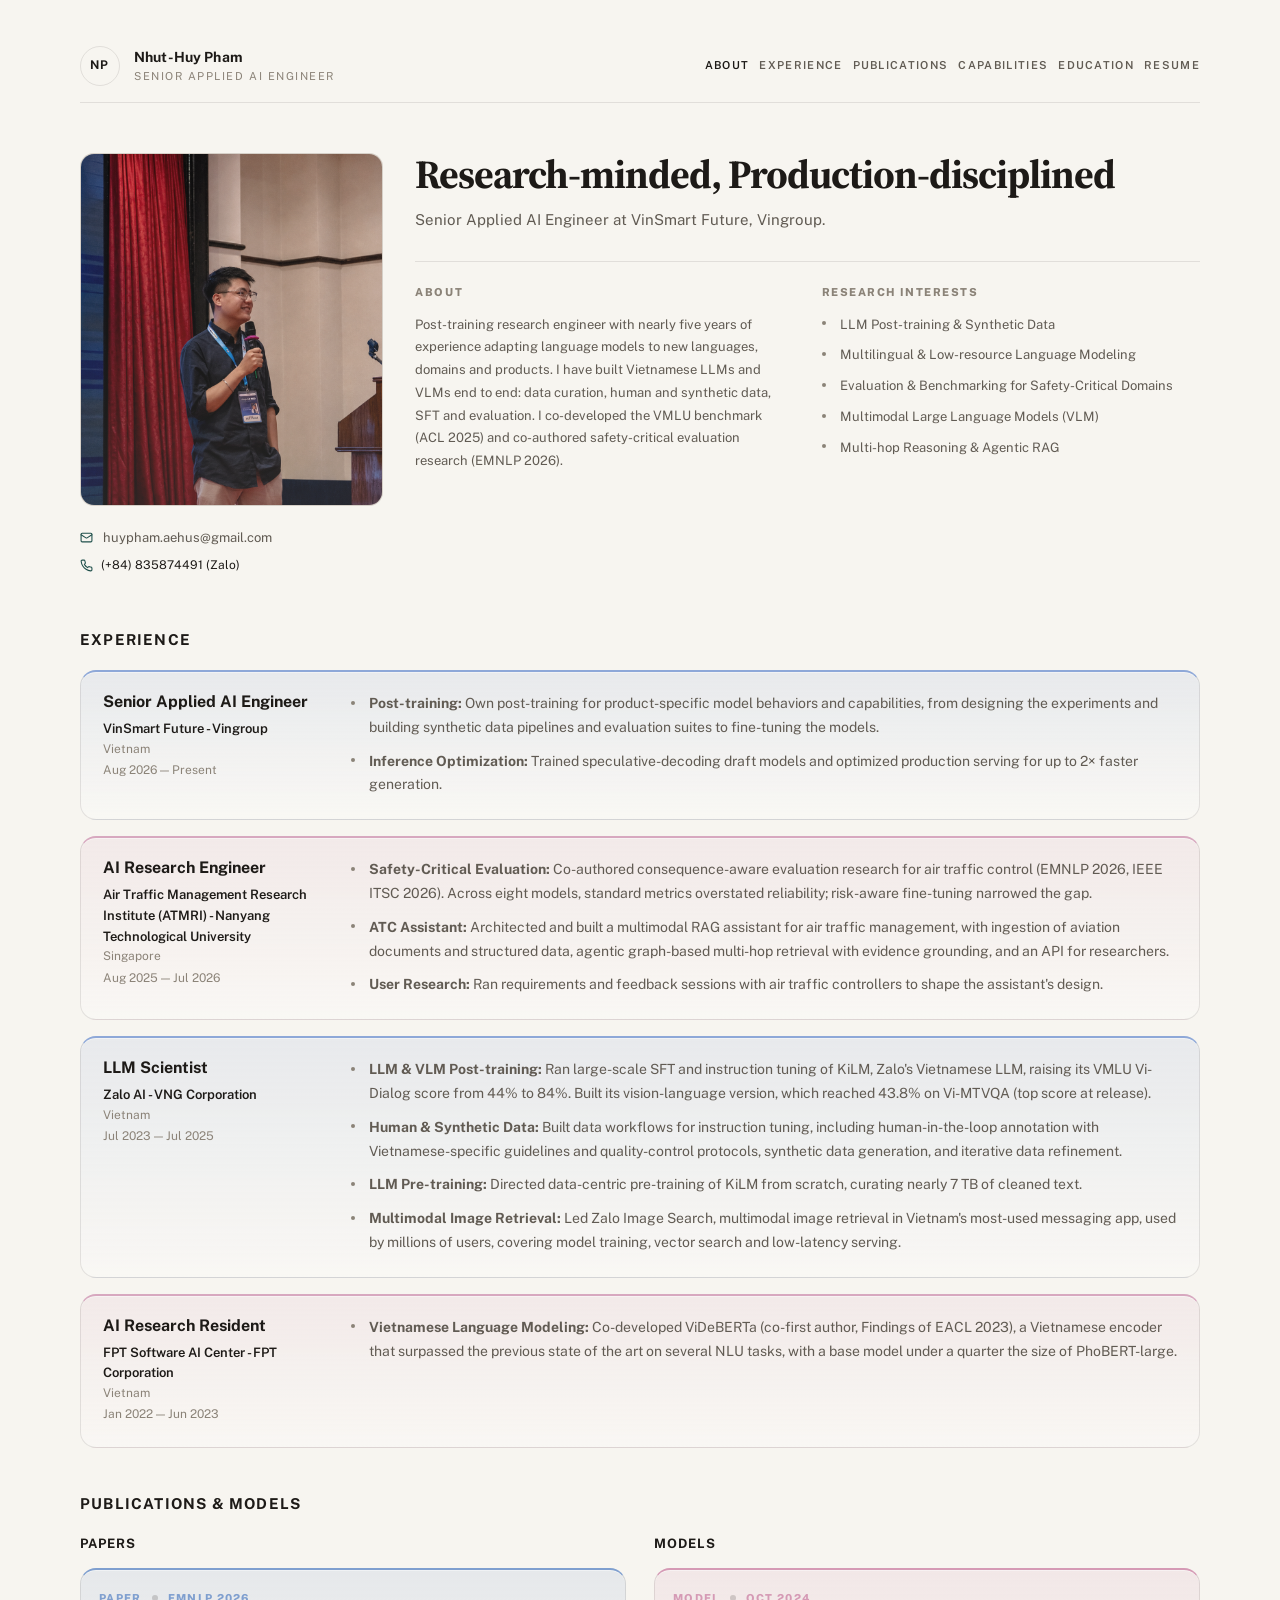
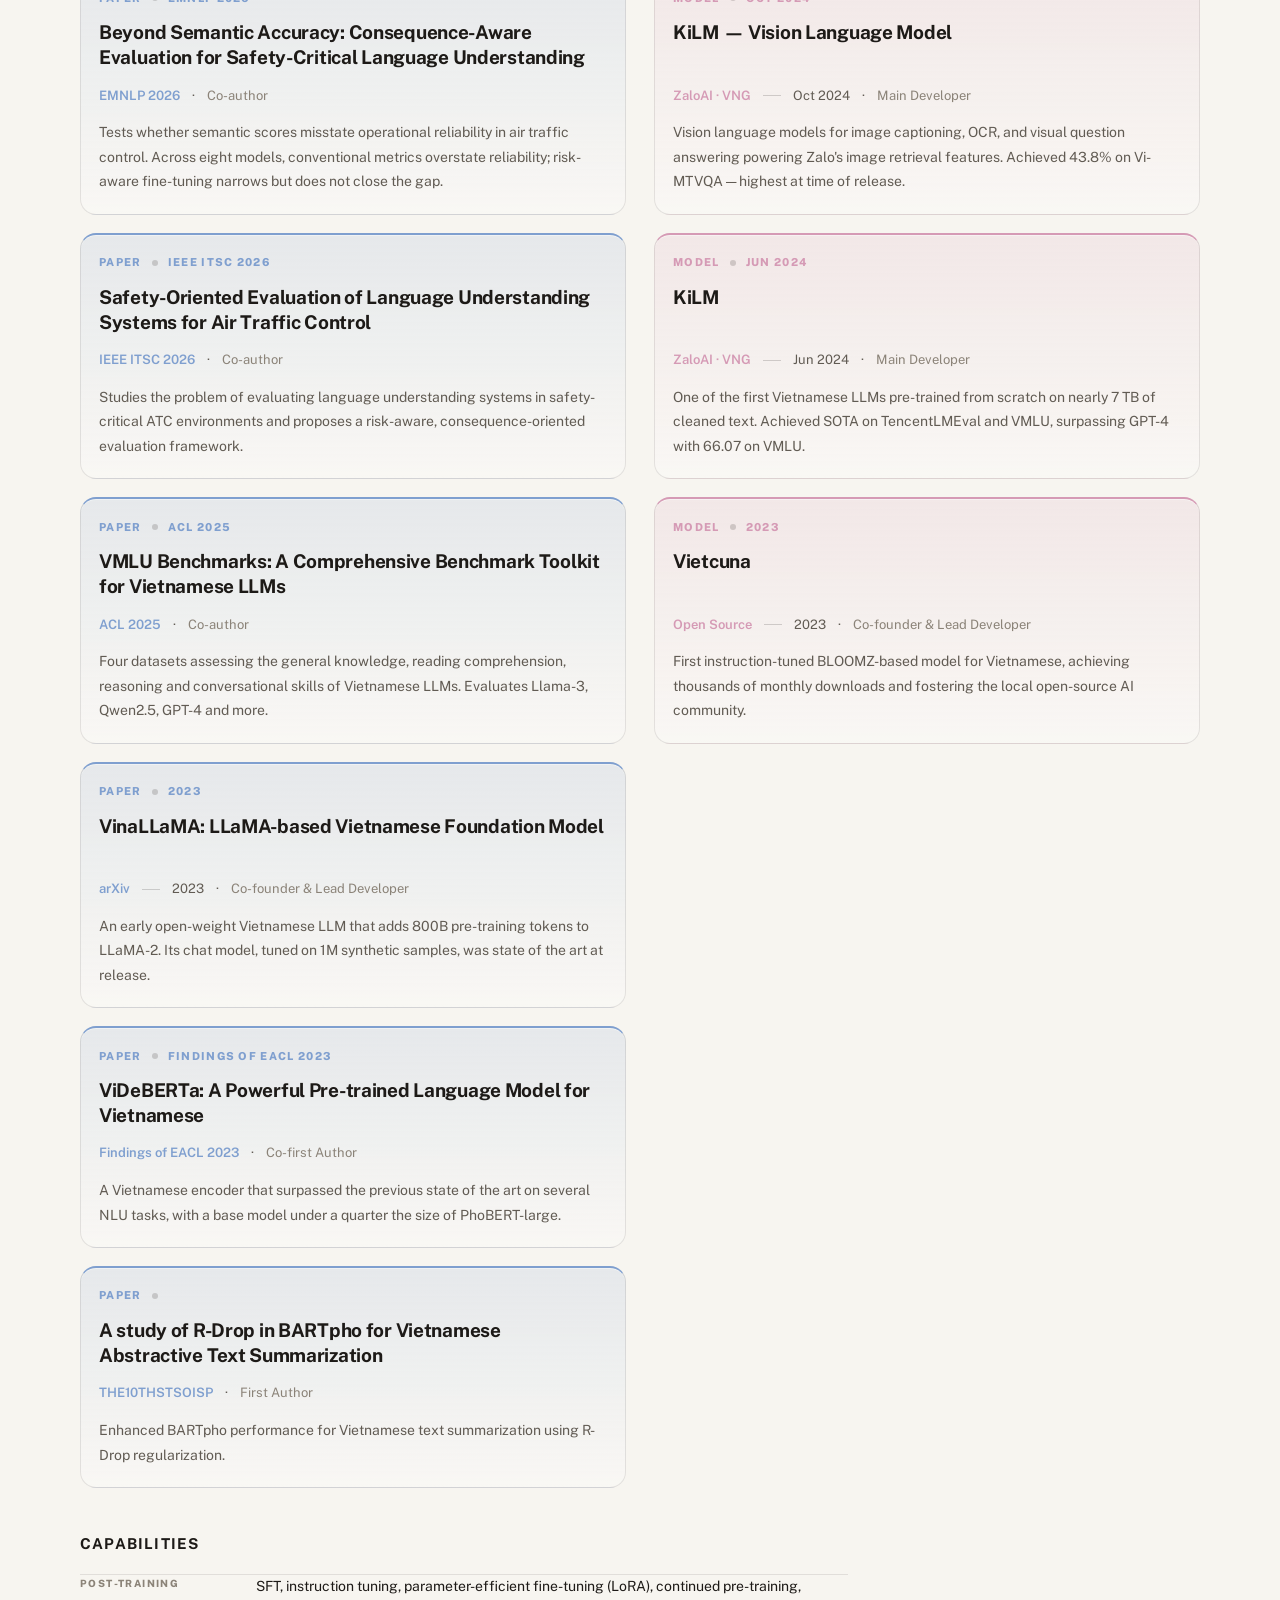
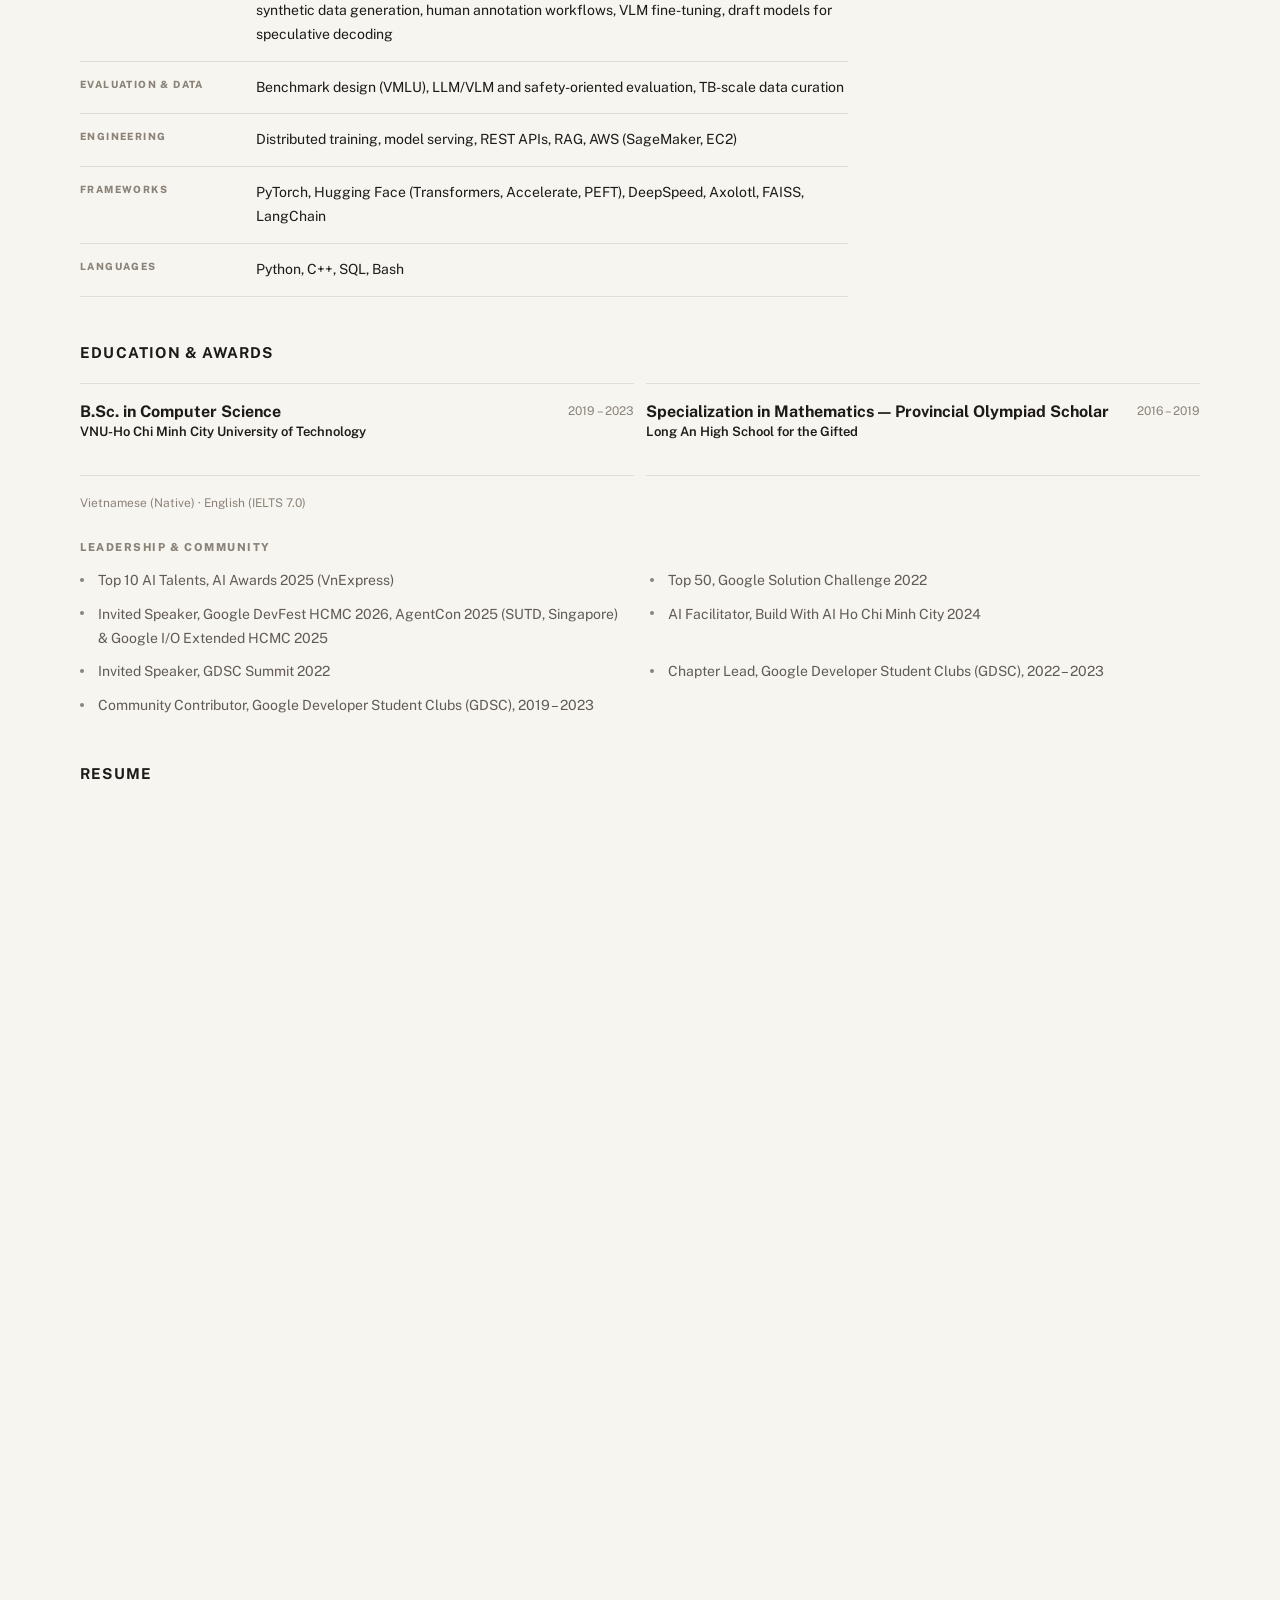
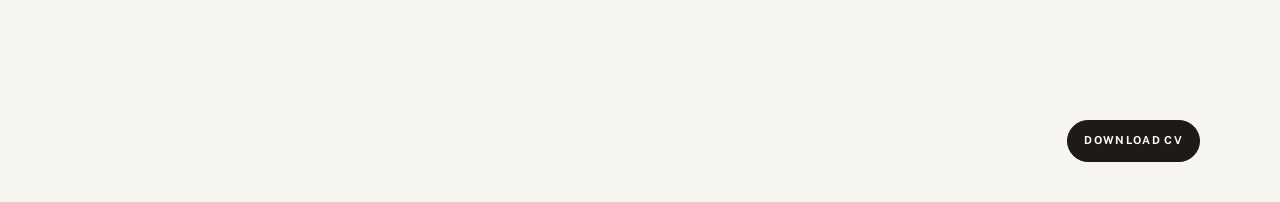
<file: index.html>
<!DOCTYPE html>
<html lang="en">
<head>
  <meta charset="UTF-8" />
  <meta name="viewport" content="width=device-width, initial-scale=1.0" />
  <title>Nhut-Huy Pham</title>
  <link rel="preconnect" href="https://fonts.googleapis.com" />
  <link rel="preconnect" href="https://fonts.gstatic.com" crossorigin />
  <link href="https://fonts.googleapis.com/css2?family=Public+Sans:wght@400;500;600;700;800&family=Source+Serif+4:opsz,wght@8..60,600;8..60,700&display=swap" rel="stylesheet" />
  <link rel="stylesheet" href="style.css" />
</head>
<body>
<div class="page-shell">
  <header class="topbar">
    <a href="#" class="brand-mark">
      <span class="brand-monogram">NP</span>
      <span class="brand-text">
        <span class="brand-name">Nhut-Huy Pham</span>
        <span class="brand-role">Senior Applied AI Engineer</span>
      </span>
    </a>

    <nav class="topnav">
      <a href="#about">About</a>
      <a href="#experience">Experience</a>
      <a href="#publications">Publications</a>
      <a href="#capabilities">Capabilities</a>
      <a href="#education">Education</a>
      <a href="#resume">Resume</a>
    </nav>
  </header>

  <main class="layout">
    <section id="about" class="hero-panel">
      <figure class="hero-portrait hero-portrait-left">
        <div class="hero-portrait-frame">
          <img src="images/avatar.png" alt="Nhut-Huy Pham speaking at an event" />
        </div>
        <div class="contact-list">
          <a href="mailto:huypham.aehus@gmail.com" class="contact-item"><span class="contact-icon"><svg width="13" height="13" viewBox="0 0 24 24" fill="none" stroke="currentColor" stroke-width="2" stroke-linecap="round" stroke-linejoin="round"><rect x="2" y="4" width="20" height="16" rx="2"/><path d="m22 7-8.97 5.7a1.94 1.94 0 0 1-2.06 0L2 7"/></svg></span><span>huypham.aehus@gmail.com</span></a>
<span class="contact-item"><span class="contact-icon"><svg width="13" height="13" viewBox="0 0 24 24" fill="none" stroke="currentColor" stroke-width="2" stroke-linecap="round" stroke-linejoin="round"><path d="M22 16.92v3a2 2 0 0 1-2.18 2 19.79 19.79 0 0 1-8.63-3.07 19.5 19.5 0 0 1-6-6A19.79 19.79 0 0 1 2.12 4.18 2 2 0 0 1 4.11 2h3a2 2 0 0 1 2 1.72c.127.96.361 1.903.7 2.81a2 2 0 0 1-.45 2.11L8.09 9.91a16 16 0 0 0 6 6l1.27-1.27a2 2 0 0 1 2.11-.45c.907.339 1.85.573 2.81.7A2 2 0 0 1 22 16.92z"/></svg></span><span>(+84) 835874491 (Zalo)</span></span>
        </div>
      </figure>

      <div class="hero-main">
        <div class="hero-copy">
          <h1>Research-minded, Production-disciplined</h1>
          <p class="hero-desc">Senior Applied AI Engineer at VinSmart Future, Vingroup.</p>
        </div>

        <div class="hero-details">
          <div class="hero-about prose-block">
            <div class="panel-label">About</div>
            <p>Post-training research engineer with nearly five years of experience adapting language models to new languages, domains and products. I have built Vietnamese LLMs and VLMs end to end: data curation, human and synthetic data, SFT and evaluation. I co-developed the VMLU benchmark (ACL 2025) and co-authored safety-critical evaluation research (EMNLP 2026).</p>
          </div>

          <div class="hero-research prose-block">
            <div class="panel-label">Research Interests</div>
            <ul class="interests-list"><li>LLM Post-training & Synthetic Data</li><li>Multilingual & Low-resource Language Modeling</li><li>Evaluation & Benchmarking for Safety-Critical Domains</li><li>Multimodal Large Language Models (VLM)</li><li>Multi-hop Reasoning & Agentic RAG</li></ul>
          </div>
        </div>
      </div>
    </section>

    <section id="experience">
      <div class="section-heading">
        <div class="section-tag">Experience</div>
      </div>
      <div class="exp-list">
                <article class="exp-item">
          <div class="exp-head">
            <div>
              <div class="exp-role-line">
                <div class="exp-role">Senior Applied AI Engineer</div>
              </div>
              <div class="exp-org">VinSmart Future - Vingroup</div><div class="exp-location">Vietnam</div>
              <div class="exp-meta">Aug 2026 — Present</div>
            </div>
          </div>
          <ul class="exp-bullets"><li><strong>Post-training:</strong> Own post-training for product-specific model behaviors and capabilities, from designing the experiments and building synthetic data pipelines and evaluation suites to fine-tuning the models.</li><li><strong>Inference Optimization:</strong> Trained speculative-decoding draft models and optimized production serving for up to 2× faster generation.</li></ul>
        </article>
        <article class="exp-item">
          <div class="exp-head">
            <div>
              <div class="exp-role-line">
                <div class="exp-role">AI Research Engineer</div>
              </div>
              <div class="exp-org">Air Traffic Management Research Institute (ATMRI) - Nanyang Technological University</div><div class="exp-location">Singapore</div>
              <div class="exp-meta">Aug 2025 — Jul 2026</div>
            </div>
          </div>
          <ul class="exp-bullets"><li><strong>Safety-Critical Evaluation:</strong> Co-authored consequence-aware evaluation research for air traffic control (EMNLP 2026, IEEE ITSC 2026). Across eight models, standard metrics overstated reliability; risk-aware fine-tuning narrowed the gap.</li><li><strong>ATC Assistant:</strong> Architected and built a multimodal RAG assistant for air traffic management, with ingestion of aviation documents and structured data, agentic graph-based multi-hop retrieval with evidence grounding, and an API for researchers.</li><li><strong>User Research:</strong> Ran requirements and feedback sessions with air traffic controllers to shape the assistant's design.</li></ul>
        </article>
        <article class="exp-item">
          <div class="exp-head">
            <div>
              <div class="exp-role-line">
                <div class="exp-role">LLM Scientist</div>
              </div>
              <div class="exp-org">Zalo AI - VNG Corporation</div><div class="exp-location">Vietnam</div>
              <div class="exp-meta">Jul 2023 — Jul 2025</div>
            </div>
          </div>
          <ul class="exp-bullets"><li><strong>LLM & VLM Post-training:</strong> Ran large-scale SFT and instruction tuning of KiLM, Zalo's Vietnamese LLM, raising its VMLU Vi-Dialog score from 44% to 84%. Built its vision-language version, which reached 43.8% on Vi-MTVQA (top score at release).</li><li><strong>Human & Synthetic Data:</strong> Built data workflows for instruction tuning, including human-in-the-loop annotation with Vietnamese-specific guidelines and quality-control protocols, synthetic data generation, and iterative data refinement.</li><li><strong>LLM Pre-training:</strong> Directed data-centric pre-training of KiLM from scratch, curating nearly 7 TB of cleaned text.</li><li><strong>Multimodal Image Retrieval:</strong> Led Zalo Image Search, multimodal image retrieval in Vietnam's most-used messaging app, used by millions of users, covering model training, vector search and low-latency serving.</li></ul>
        </article>
        <article class="exp-item">
          <div class="exp-head">
            <div>
              <div class="exp-role-line">
                <div class="exp-role">AI Research Resident</div>
              </div>
              <div class="exp-org">FPT Software AI Center - FPT Corporation</div><div class="exp-location">Vietnam</div>
              <div class="exp-meta">Jan 2022 — Jun 2023</div>
            </div>
          </div>
          <ul class="exp-bullets"><li><strong>Vietnamese Language Modeling:</strong> Co-developed ViDeBERTa (co-first author, Findings of EACL 2023), a Vietnamese encoder that surpassed the previous state of the art on several NLU tasks, with a base model under a quarter the size of PhoBERT-large.</li></ul>
        </article>
      </div>
    </section>

    <section id="publications">
      <div class="section-heading">
        <div class="section-tag">Publications &amp; Models</div>
      </div>
      <div class="pub-list">
        <div class="pub-columns"><div class="pub-column"><div class="pub-column-title">Papers</div><div class="pub-stack">
        <article class="pub-item pub-paper">
          <div class="pub-head">
            <div class="pub-meta">
              <span class="pub-type">Paper</span>
              <span class="pub-year">EMNLP 2026</span>
            </div>
          </div>
          <div class="pub-title"><a href="https://aclanthology.org/2026.emnlp-main.2141/">Beyond Semantic Accuracy: Consequence-Aware Evaluation for Safety-Critical Language Understanding</a></div>
          <div class="pub-byline"><span class="venue">EMNLP 2026</span> · <span class="role">Co-author</span></div>
          <p class="pub-desc">Tests whether semantic scores misstate operational reliability in air traffic control. Across eight models, conventional metrics overstate reliability; risk-aware fine-tuning narrows but does not close the gap.</p>
        </article>
        <article class="pub-item pub-paper">
          <div class="pub-head">
            <div class="pub-meta">
              <span class="pub-type">Paper</span>
              <span class="pub-year">IEEE ITSC 2026</span>
            </div>
          </div>
          <div class="pub-title"><a href="https://arxiv.org/abs/2605.11769">Safety-Oriented Evaluation of Language Understanding Systems for Air Traffic Control</a></div>
          <div class="pub-byline"><span class="venue">IEEE ITSC 2026</span> · <span class="role">Co-author</span></div>
          <p class="pub-desc">Studies the problem of evaluating language understanding systems in safety-critical ATC environments and proposes a risk-aware, consequence-oriented evaluation framework.</p>
        </article>
        <article class="pub-item pub-paper">
          <div class="pub-head">
            <div class="pub-meta">
              <span class="pub-type">Paper</span>
              <span class="pub-year">ACL 2025</span>
            </div>
          </div>
          <div class="pub-title"><a href="https://aclanthology.org/2025.acl-long.563/">VMLU Benchmarks: A Comprehensive Benchmark Toolkit for Vietnamese LLMs</a></div>
          <div class="pub-byline"><span class="venue">ACL 2025</span> · <span class="role">Co-author</span></div>
          <p class="pub-desc">Four datasets assessing the general knowledge, reading comprehension, reasoning and conversational skills of Vietnamese LLMs. Evaluates Llama-3, Qwen2.5, GPT-4 and more.</p>
        </article>
        <article class="pub-item pub-paper">
          <div class="pub-head">
            <div class="pub-meta">
              <span class="pub-type">Paper</span>
              <span class="pub-year">2023</span>
            </div>
          </div>
          <div class="pub-title"><a href="https://arxiv.org/abs/2312.11011">VinaLLaMA: LLaMA-based Vietnamese Foundation Model</a></div>
          <div class="pub-byline"><span class="venue">arXiv</span><span class="pub-sep"></span><span>2023</span> · <span class="role">Co-founder & Lead Developer</span></div>
          <p class="pub-desc">An early open-weight Vietnamese LLM that adds 800B pre-training tokens to LLaMA-2. Its chat model, tuned on 1M synthetic samples, was state of the art at release.</p>
        </article>
        <article class="pub-item pub-paper">
          <div class="pub-head">
            <div class="pub-meta">
              <span class="pub-type">Paper</span>
              <span class="pub-year">Findings of EACL 2023</span>
            </div>
          </div>
          <div class="pub-title"><a href="https://aclanthology.org/2023.findings-eacl.79/">ViDeBERTa: A Powerful Pre-trained Language Model for Vietnamese</a></div>
          <div class="pub-byline"><span class="venue">Findings of EACL 2023</span> · <span class="role">Co-first Author</span></div>
          <p class="pub-desc">A Vietnamese encoder that surpassed the previous state of the art on several NLU tasks, with a base model under a quarter the size of PhoBERT-large.</p>
        </article>
        <article class="pub-item pub-paper">
          <div class="pub-head">
            <div class="pub-meta">
              <span class="pub-type">Paper</span>
              <span class="pub-year"></span>
            </div>
          </div>
          <div class="pub-title">A study of R-Drop in BARTpho for Vietnamese Abstractive Text Summarization</div>
          <div class="pub-byline"><span class="venue">THE10THSTSOISP</span> · <span class="role">First Author</span></div>
          <p class="pub-desc">Enhanced BARTpho performance for Vietnamese text summarization using R-Drop regularization.</p>
        </article>
</div></div><div class="pub-column"><div class="pub-column-title">Models</div><div class="pub-stack">
        <article class="pub-item pub-model">
          <div class="pub-head">
            <div class="pub-meta">
              <span class="pub-type">Model</span>
              <span class="pub-year">Oct 2024</span>
            </div>
          </div>
          <div class="pub-title">KiLM — Vision Language Model</div>
          <div class="pub-byline"><span class="venue">ZaloAI · VNG</span><span class="pub-sep"></span><span>Oct 2024</span> · <span class="role">Main Developer</span></div>
          <p class="pub-desc">Vision language models for image captioning, OCR, and visual question answering powering Zalo's image retrieval features. Achieved 43.8% on Vi-MTVQA — highest at time of release.</p>
        </article>
        <article class="pub-item pub-model">
          <div class="pub-head">
            <div class="pub-meta">
              <span class="pub-type">Model</span>
              <span class="pub-year">Jun 2024</span>
            </div>
          </div>
          <div class="pub-title">KiLM</div>
          <div class="pub-byline"><span class="venue">ZaloAI · VNG</span><span class="pub-sep"></span><span>Jun 2024</span> · <span class="role">Main Developer</span></div>
          <p class="pub-desc">One of the first Vietnamese LLMs pre-trained from scratch on nearly 7 TB of cleaned text. Achieved SOTA on TencentLMEval and VMLU, surpassing GPT-4 with 66.07 on VMLU.</p>
        </article>
        <article class="pub-item pub-model">
          <div class="pub-head">
            <div class="pub-meta">
              <span class="pub-type">Model</span>
              <span class="pub-year">2023</span>
            </div>
          </div>
          <div class="pub-title">Vietcuna</div>
          <div class="pub-byline"><span class="venue">Open Source</span><span class="pub-sep"></span><span>2023</span> · <span class="role">Co-founder & Lead Developer</span></div>
          <p class="pub-desc">First instruction-tuned BLOOMZ-based model for Vietnamese, achieving thousands of monthly downloads and fostering the local open-source AI community.</p>
        </article>
</div></div></div>
      </div>
    </section>

    <section id="capabilities">
      <div class="section-heading">
        <div class="section-tag">Capabilities</div>
      </div>
      <div class="skills-panel capabilities-panel">
        <div class="skill-row"><span class="skill-label">Post-training</span><span class="skill-value">SFT, instruction tuning, parameter-efficient fine-tuning (LoRA), continued pre-training, synthetic data generation, human annotation workflows, VLM fine-tuning, draft models for speculative decoding</span></div>
<div class="skill-row"><span class="skill-label">Evaluation & Data</span><span class="skill-value">Benchmark design (VMLU), LLM/VLM and safety-oriented evaluation, TB-scale data curation</span></div>
<div class="skill-row"><span class="skill-label">Engineering</span><span class="skill-value">Distributed training, model serving, REST APIs, RAG, AWS (SageMaker, EC2)</span></div>
<div class="skill-row"><span class="skill-label">Frameworks</span><span class="skill-value">PyTorch, Hugging Face (Transformers, Accelerate, PEFT), DeepSpeed, Axolotl, FAISS, LangChain</span></div>
<div class="skill-row"><span class="skill-label">Languages</span><span class="skill-value">Python, C++, SQL, Bash</span></div>
      </div>
    </section>

    <section id="education">
      <div class="section-heading">
        <div class="section-tag">Education &amp; Awards</div>
      </div>
      <div class="edu-list">
      <article class="edu-item">
        <div class="edu-head">
          <div>
            <div class="edu-degree">B.Sc. in Computer Science</div>
            <div class="edu-inst">VNU-Ho Chi Minh City University of Technology</div>
          </div>
          <div class="edu-period">2019 – 2023</div>
        </div>
      </article>
      <article class="edu-item">
        <div class="edu-head">
          <div>
            <div class="edu-degree">Specialization in Mathematics — Provincial Olympiad Scholar</div>
            <div class="edu-inst">Long An High School for the Gifted</div>
          </div>
          <div class="edu-period">2016 – 2019</div>
        </div>
      </article>
</div><p class="edu-lang">Vietnamese (Native) · English (IELTS 7.0)</p><div class="awards-label">Leadership &amp; Community</div><ul class="awards-list"><li>Top 10 AI Talents, AI Awards 2025 (VnExpress)</li><li>Top 50, Google Solution Challenge 2022</li><li>Invited Speaker, Google DevFest HCMC 2026, AgentCon 2025 (SUTD, Singapore) & Google I/O Extended HCMC 2025</li><li>AI Facilitator, Build With AI Ho Chi Minh City 2024</li><li>Invited Speaker, GDSC Summit 2022</li><li>Chapter Lead, Google Developer Student Clubs (GDSC), 2022 – 2023</li><li>Community Contributor, Google Developer Student Clubs (GDSC), 2019 – 2023</li></ul>
    </section>

    <section id="resume">
      <div class="section-heading">
        <div class="section-tag">Resume</div>
      </div>
      <div class="resume-viewer">
        <iframe src="Aehuspham-personal_page.pdf" width="100%" height="900px" style="border:none; border-radius:12px;"></iframe>
        <div class="resume-actions">
          <a href="Aehuspham-personal_page.pdf" download class="btn btn-primary">Download CV</a>
        </div>
      </div>
    </section>
  </main>
</div>

<script>
  const topbar = document.querySelector('.topbar');
  const sections = document.querySelectorAll('section[id]');
  const navLinks = document.querySelectorAll('.topnav a');

  function updateScrollPadding() {
    document.documentElement.style.scrollPaddingTop = topbar.offsetHeight + 'px';
  }
  updateScrollPadding();
  window.addEventListener('resize', updateScrollPadding);

  const observer = new IntersectionObserver((entries) => {
    entries.forEach(entry => {
      if (entry.isIntersecting) {
        navLinks.forEach(a => a.classList.remove('active'));
        const active = document.querySelector(`.topnav a[href="#${entry.target.id}"]`);
        if (active) active.classList.add('active');
      }
    });
  }, { rootMargin: '-30% 0px -60% 0px' });
  sections.forEach(s => observer.observe(s));
</script>

</body>
</html>
</file>
<file: style.css>
*, *::before, *::after { box-sizing: border-box; margin: 0; padding: 0; }

:root {
  --bg: #f7f5f0;
  --surface: #f7f5f0;
  --surface-strong: #fcfbf8;
  --line: rgba(30, 27, 24, 0.1);
  --line-strong: rgba(30, 27, 24, 0.18);
  --text: #1d1a17;
  --muted: #615b53;
  --soft: #8b8378;
  --accent: #1f4f4a;
  --accent-strong: #183d39;
  --accent-soft: rgba(31, 79, 74, 0.06);
  --paper-accent: #7f9fcf;
  --paper-soft: rgba(127, 159, 207, 0.14);
  --model-accent: #d59ab5;
  --model-soft: rgba(213, 154, 181, 0.14);
  --review-accent: #b9ab86;
  --review-soft: rgba(185, 171, 134, 0.14);
  --exp-accent: #8ea8d8;
  --exp-soft: rgba(142, 168, 216, 0.14);
  --exp-muted-accent: #d7a8bf;
  --exp-muted-soft: rgba(215, 168, 191, 0.14);
  --gold-soft: rgba(123, 92, 43, 0.08);
  --shadow: none;
  --radius-xl: 18px;
  --radius-lg: 14px;
  --radius-md: 12px;
  --radius-sm: 10px;
}

html {
  scroll-behavior: smooth;
}

body {
  min-height: 100vh;
  font-family: "Public Sans", "Avenir Next", "Helvetica Neue", sans-serif;
  background: var(--bg);
  color: var(--text);
  line-height: 1.6;
}

button,
input,
select,
textarea {
  font: inherit;
}

a {
  color: inherit;
  text-decoration: none;
}

img {
  max-width: 100%;
  display: block;
}

.page-shell {
  position: relative;
  z-index: 1;
  width: min(1120px, calc(100% - 56px));
  margin: 28px auto 40px;
  padding: 0;
}

.topbar {
  position: sticky;
  top: 0;
  z-index: 20;
  display: flex;
  align-items: center;
  justify-content: space-between;
  gap: 24px;
  padding: 18px 0 16px;
  margin-bottom: 28px;
  border-bottom: 1px solid var(--line);
  background: var(--bg);
}

.brand-mark {
  display: inline-flex;
  align-items: center;
  gap: 14px;
  min-width: 0;
}

.brand-monogram {
  width: 40px;
  height: 40px;
  display: inline-flex;
  align-items: center;
  justify-content: center;
  border-radius: 999px;
  border: 1px solid var(--line);
  background: transparent;
  color: var(--text);
  font-size: 12px;
  font-weight: 700;
  letter-spacing: 0.12em;
}

.brand-text {
  display: flex;
  flex-direction: column;
  min-width: 0;
}

.brand-name {
  font-size: 14px;
  font-weight: 700;
  letter-spacing: 0.01em;
}

.brand-role {
  font-size: 11px;
  color: var(--soft);
  text-transform: uppercase;
  letter-spacing: 0.14em;
}

.topnav {
  display: flex;
  align-items: center;
  gap: 10px;
  flex-wrap: wrap;
  justify-content: flex-end;
}

.topnav a {
  padding: 6px 0;
  border-radius: 0;
  font-size: 11px;
  font-weight: 600;
  color: var(--muted);
  letter-spacing: 0.12em;
  text-transform: uppercase;
  transition: color 0.2s ease;
}

.topnav a:hover,
.topnav a.active {
  background: transparent;
  color: var(--text);
}

.layout {
  display: flex;
  flex-direction: column;
  gap: 44px;
}

section,
.hero-panel {
  border: none;
  border-radius: 0;
  background: transparent;
}

.hero-panel {
  display: grid;
  grid-template-columns: minmax(220px, 0.58fr) minmax(0, 1.5fr);
  gap: 32px;
  padding: 22px 0 10px;
  align-items: start;
}

.hero-main {
  display: flex;
  flex-direction: column;
  gap: 28px;
  min-width: 0;
}

.hero-copy {
  display: flex;
  flex-direction: column;
  min-height: 0;
  max-width: none;
}

.hero-kicker {
  display: inline-flex;
  align-items: center;
  gap: 14px;
  flex-wrap: wrap;
  margin-bottom: 14px;
}

.hero-kicker span {
  display: inline-flex;
  align-items: center;
  gap: 8px;
  padding: 0;
  border-radius: 999px;
  border: none;
  background: transparent;
  color: var(--muted);
  font-size: 11px;
  font-weight: 600;
  letter-spacing: 0.12em;
  text-transform: uppercase;
}

.hero-panel h1 {
  font-family: "Source Serif 4", Georgia, serif;
  font-weight: 700;
  letter-spacing: -0.025em;
  line-height: 1.06;
}

.hero-panel h1 {
  max-width: none;
  margin-bottom: 12px;
  font-size: clamp(1.75rem, 3.2vw, 2.5rem);
}

.hero-desc {
  max-width: 38rem;
  color: var(--muted);
  font-size: 0.94rem;
  line-height: 1.7;
}

.hero-details {
  display: grid;
  grid-template-columns: repeat(2, minmax(0, 1fr));
  gap: 28px;
  padding-top: 22px;
  border-top: 1px solid var(--line);
}

.cta-actions {
  display: flex;
  align-items: center;
  gap: 14px;
  flex-wrap: wrap;
  margin-top: 26px;
}

.btn {
  display: inline-flex;
  align-items: center;
  justify-content: center;
  min-height: 42px;
  padding: 0 16px;
  border-radius: 999px;
  border: 1px solid var(--line);
  font-size: 11px;
  font-weight: 700;
  letter-spacing: 0.12em;
  text-transform: uppercase;
  transition: background 0.2s ease, color 0.2s ease, border-color 0.2s ease;
}

.btn-primary {
  background: var(--text);
  color: var(--surface-strong);
  border-color: var(--text);
}

.btn-secondary {
  border-color: var(--line);
  background: transparent;
  color: var(--text);
}

.btn-primary:hover,
.btn-secondary:hover {
  border-color: var(--text);
  background: var(--surface-strong);
  color: var(--text);
}

.hero-portrait {
  display: flex;
  flex-direction: column;
  gap: 8px;
  margin: 0;
  padding-bottom: 0;
  border-bottom: none;
}

.hero-portrait-left { align-self: start; }

.hero-portrait-frame {
  position: relative;
  overflow: hidden;
  aspect-ratio: 0.86;
  border: 1px solid var(--line);
  border-radius: 14px;
  background: #ebe5dc;
}

.hero-portrait-frame::after {
  content: "";
  position: absolute;
  inset: 0;
  background: linear-gradient(180deg, rgba(247, 245, 240, 0.02) 0%, rgba(247, 245, 240, 0.12) 100%);
  pointer-events: none;
}

.hero-portrait img {
  width: 100%;
  height: 100%;
  object-fit: cover;
  object-position: 50% 22%;
  filter: saturate(0.88) contrast(0.95) brightness(1.01);
}

.contact-list {
  display: flex;
  flex-direction: column;
  gap: 7px;
  margin-top: 14px;
}

.contact-item {
  display: inline-flex;
  align-items: center;
  gap: 8px;
  font-size: 12px;
  color: var(--text);
  text-decoration: none;
  line-height: 1.4;
}

.contact-item:hover {
  color: var(--accent);
}

.contact-icon {
  display: inline-flex;
  align-items: center;
  color: var(--soft);
  flex-shrink: 0;
}

.skills-panel,
.pub-item,
.exp-item,
.edu-item,
.cta-panel {
  border: 1px solid var(--line);
  background: transparent;
}

.panel-label {
  margin-bottom: 12px;
  color: var(--soft);
  font-size: 11px;
  font-weight: 800;
  letter-spacing: 0.14em;
  text-transform: uppercase;
}

.contact-list {
  display: flex;
  flex-direction: column;
  gap: 10px;
}

.contact-list a {
  display: inline-flex;
  align-items: center;
  gap: 10px;
  color: var(--muted);
  font-size: 13px;
  line-height: 1.5;
}

.contact-list a:hover {
  color: var(--accent-strong);
}

.contact-icon {
  display: inline-flex;
  color: var(--accent);
}

section {
  padding: 0;
}

.section-heading {
  display: flex;
  align-items: flex-start;
  justify-content: space-between;
  gap: 24px;
  margin-bottom: 18px;
}

.section-tag {
  display: inline-flex;
  align-items: center;
  margin-bottom: 0;
  color: var(--text);
  font-size: 15px;
  font-weight: 700;
  letter-spacing: 0.08em;
  text-transform: uppercase;
}

.prose-block p,
.resume-desc {
  color: var(--muted);
  font-size: 14px;
  line-height: 1.85;
}

.about-text {
  max-width: 44rem;
}

.prose-block p + p {
  margin-top: 14px;
}

.interests-label {
  margin-top: 22px;
  margin-bottom: 12px;
  color: var(--text);
  font-size: 14px;
  font-weight: 700;
}

.interests-list,
.exp-bullets,
.awards-list {
  list-style: none;
}

.interests-list {
  display: grid;
  gap: 10px;
}

.interests-list li,
.awards-list li,
.exp-bullets li {
  position: relative;
  padding-left: 18px;
  color: var(--muted);
}

.interests-list li::before,
.awards-list li::before,
.exp-bullets li::before {
  content: "";
  position: absolute;
  left: 0;
  top: 0.75em;
  width: 4px;
  height: 4px;
  border-radius: 999px;
  background: var(--soft);
  transform: translateY(-50%);
}

.skills-panel {
  padding: 0;
  border-radius: 0;
  border-left: none;
  border-right: none;
}

.hero-about {
  align-self: start;
  border-top: none;
  padding-top: 0;
  max-width: none;
}

.hero-about p {
  font-size: 13px;
  line-height: 1.75;
}

.hero-research .interests-list {
  gap: 8px;
}

.hero-research .interests-list li {
  font-size: 13px;
  line-height: 1.75;
}

.capabilities-panel {
  max-width: 48rem;
}

.capabilities-panel .skill-row {
  grid-template-columns: minmax(120px, 160px) 1fr;
  gap: 16px;
  align-items: start;
}

.skills-grid,
.pub-list,
.exp-list,
.edu-list {
  display: grid;
  gap: 12px;
}

.skill-row {
  display: grid;
  gap: 8px;
  padding: 14px 0;
  border-top: 1px solid var(--line);
}

.skill-row:first-of-type {
  padding-top: 0;
  border-top: none;
}

.skill-label {
  color: var(--soft);
  font-size: 10px;
  font-weight: 800;
  letter-spacing: 0.14em;
  text-transform: uppercase;
}

.skill-value {
  color: var(--text);
  font-size: 14px;
  line-height: 1.7;
}

.pub-list {
  display: block;
}

.pub-columns {
  display: grid;
  grid-template-columns: repeat(2, minmax(0, 1fr));
  column-gap: 28px;
  align-items: start;
}

.pub-column {
  min-width: 0;
}

.pub-column-title {
  margin-bottom: 14px;
  color: var(--text);
  font-size: 13px;
  font-weight: 700;
  letter-spacing: 0.08em;
  text-transform: uppercase;
}

.pub-stack {
  display: grid;
  row-gap: 18px;
}

.pub-item {
  display: grid;
  grid-template-rows: auto auto auto 1fr;
  gap: 12px;
  height: 100%;
  padding: 18px 18px 20px;
  border-radius: 16px;
  border-left: 1px solid var(--line);
  border-right: 1px solid var(--line);
  align-content: start;
  border-top-width: 2px;
  box-shadow: inset 0 1px 0 rgba(255, 255, 255, 0.42);
}

.pub-paper {
  border-top-color: var(--paper-accent);
  background: linear-gradient(180deg, var(--paper-soft) 0%, rgba(255, 255, 255, 0.28) 100%);
}

.pub-model {
  border-top-color: var(--model-accent);
  background: linear-gradient(180deg, var(--model-soft) 0%, rgba(255, 255, 255, 0.28) 100%);
}

.pub-review {
  border-top-color: var(--review-accent);
  background: linear-gradient(180deg, var(--review-soft) 0%, rgba(255, 255, 255, 0.24) 100%);
}

.pub-head {
  display: flex;
  align-items: center;
  justify-content: space-between;
  gap: 14px;
  min-height: 20px;
}

.pub-meta {
  display: flex;
  align-items: center;
  gap: 10px;
  color: var(--soft);
  font-size: 11px;
  font-weight: 800;
  letter-spacing: 0.12em;
  text-transform: uppercase;
}

.pub-paper .pub-meta,
.pub-paper .pub-byline .venue {
  color: var(--paper-accent);
}

.pub-model .pub-meta,
.pub-model .pub-byline .venue {
  color: var(--model-accent);
}

.pub-review .pub-meta,
.pub-review .pub-byline .venue {
  color: var(--review-accent);
}

.pub-year {
  display: inline-flex;
  align-items: center;
  gap: 10px;
}

.pub-year::before {
  content: "";
  width: 6px;
  height: 6px;
  border-radius: 999px;
  background: rgba(39, 33, 25, 0.18);
}

.pub-title {
  font-size: 19px;
  font-weight: 700;
  line-height: 1.3;
  letter-spacing: -0.015em;
  min-height: 2.8em;
}

.pub-title a:hover {
  color: var(--accent-strong);
  text-decoration: underline;
}

.pub-byline {
  display: flex;
  align-items: center;
  gap: 12px;
  flex-wrap: wrap;
  color: var(--muted);
  font-size: 13px;
  min-height: 20px;
}

.pub-sep {
  width: 18px;
  height: 1px;
  background: var(--line-strong);
}

.pub-byline .venue { font-weight: 600; }

.pub-byline .role {
  color: var(--soft);
}

.pub-desc {
  color: var(--muted);
  font-size: 14px;
  line-height: 1.75;
  margin-top: 2px;
}

.exp-list {
  display: grid;
  grid-template-columns: 1fr;
  gap: 16px;
}

.exp-item {
  display: grid;
  grid-template-columns: minmax(180px, 220px) 1fr;
  gap: 28px;
  align-items: start;
  min-width: 0;
  padding: 20px 22px 22px;
  border-radius: 16px;
  border: 1px solid var(--line);
  border-top-width: 2px;
  background: linear-gradient(180deg, var(--exp-muted-soft) 0%, rgba(255, 255, 255, 0.26) 100%);
  box-shadow: inset 0 1px 0 rgba(255, 255, 255, 0.42);
}

.exp-item:nth-child(1) {
  border-top-color: var(--exp-accent);
  background: linear-gradient(180deg, var(--exp-soft) 0%, rgba(255, 255, 255, 0.3) 100%);
}

.exp-item:nth-child(2) {
  border-top-color: var(--exp-muted-accent);
  background: linear-gradient(180deg, var(--exp-muted-soft) 0%, rgba(255, 255, 255, 0.28) 100%);
}

.exp-item:nth-child(3) {
  border-top-color: var(--exp-accent);
  background: linear-gradient(180deg, var(--exp-soft) 0%, rgba(255, 255, 255, 0.28) 100%);
}

.exp-item:nth-child(n + 4) {
  border-top-color: var(--exp-muted-accent);
  background: linear-gradient(180deg, var(--exp-muted-soft) 0%, rgba(255, 255, 255, 0.26) 100%);
}

.edu-item {
  padding: 18px 0;
  border-radius: 0;
  border-left: none;
  border-right: none;
}

.exp-head {
  display: flex;
  align-items: flex-start;
  justify-content: space-between;
  gap: 18px;
}

.edu-head {
  display: flex;
  align-items: flex-start;
  justify-content: space-between;
  gap: 18px;
  margin-bottom: 14px;
}

.exp-role-line {
  display: flex;
  align-items: center;
  gap: 10px;
  margin-bottom: 6px;
}

.exp-dot {
  width: 7px;
  height: 7px;
  border-radius: 999px;
  background: rgba(39, 33, 25, 0.18);
  box-shadow: none;
}

.exp-dot.current {
  background: var(--accent);
}

.exp-role,
.edu-degree {
  font-size: 16px;
  font-weight: 700;
  line-height: 1.3;
}

.exp-org,
.edu-inst {
  color: var(--text);
  font-size: 13px;
  font-weight: 600;
  line-height: 1.6;
}

.exp-meta,
.exp-period,
.edu-period,
.edu-lang {
  color: var(--soft);
  font-size: 12px;
}

.exp-location {
  color: var(--soft);
  font-size: 12px;
  line-height: 1.6;
}

.exp-meta {
  margin-top: 2px;
  line-height: 1.6;
}

.exp-bullets {
  display: grid;
  gap: 10px;
}

.exp-bullets li {
  font-size: 14px;
  line-height: 1.7;
}

.edu-list {
  grid-template-columns: repeat(2, minmax(0, 1fr));
  margin-bottom: 18px;
}

.edu-lang {
  margin-bottom: 26px;
}

.awards-label {
  margin-bottom: 12px;
  color: var(--soft);
  font-size: 11px;
  font-weight: 800;
  letter-spacing: 0.14em;
  text-transform: uppercase;
}

.awards-list {
  display: grid;
  grid-template-columns: repeat(2, minmax(0, 1fr));
  gap: 10px 20px;
}

.awards-list li {
  font-size: 14px;
  line-height: 1.7;
}

.cta-panel {
  display: grid;
  grid-template-columns: minmax(0, 220px) minmax(260px, 1fr);
  gap: 24px;
  align-items: end;
  padding: 22px 0 0;
  border-radius: 0;
  border-left: none;
  border-right: none;
  border-bottom: none;
  background: transparent;
}

.resume-desc {
  max-width: 28rem;
}

@media (max-width: 900px) {
  .hero-panel,
  .cta-panel,
  .pub-columns,
  .pub-list {
    grid-template-columns: 1fr;
  }

  .hero-panel { gap: 28px; }

  .hero-details {
    grid-template-columns: 1fr;
    gap: 20px;
  }

  .capabilities-panel .skill-row {
    grid-template-columns: 1fr;
    gap: 6px;
  }

  .exp-list {
    gap: 12px;
  }

  .exp-item {
    grid-template-columns: 1fr;
    gap: 12px;
  }

}

@media (max-width: 780px) {
  .page-shell {
    width: min(100% - 24px, 1120px);
    margin: 12px auto 28px;
  }

  .topbar {
    position: static;
    align-items: flex-start;
    flex-direction: column;
    padding: 14px 0;
  }

  .topnav {
    justify-content: flex-start;
  }

  .hero-panel,
  section,
  .cta-panel {
    padding: 0;
  }

  .hero-panel h1 {
    max-width: none;
    font-size: clamp(2.6rem, 14vw, 4rem);
  }

  .hero-portrait {
    padding-bottom: 14px;
  }

  .hero-portrait-frame {
    aspect-ratio: 4 / 3;
  }

  .edu-list,
  .awards-list {
    grid-template-columns: 1fr;
  }

  .pub-title {
    font-size: 19px;
    min-height: 0;
  }

  .exp-head,
  .edu-head,
  .pub-head {
    flex-direction: column;
  }

  .exp-item {
    grid-template-columns: 1fr;
  }
}

.resume-viewer {
  display: flex;
  flex-direction: column;
  gap: 16px;
}

.resume-actions {
  display: flex;
  justify-content: flex-end;
}
</file>
